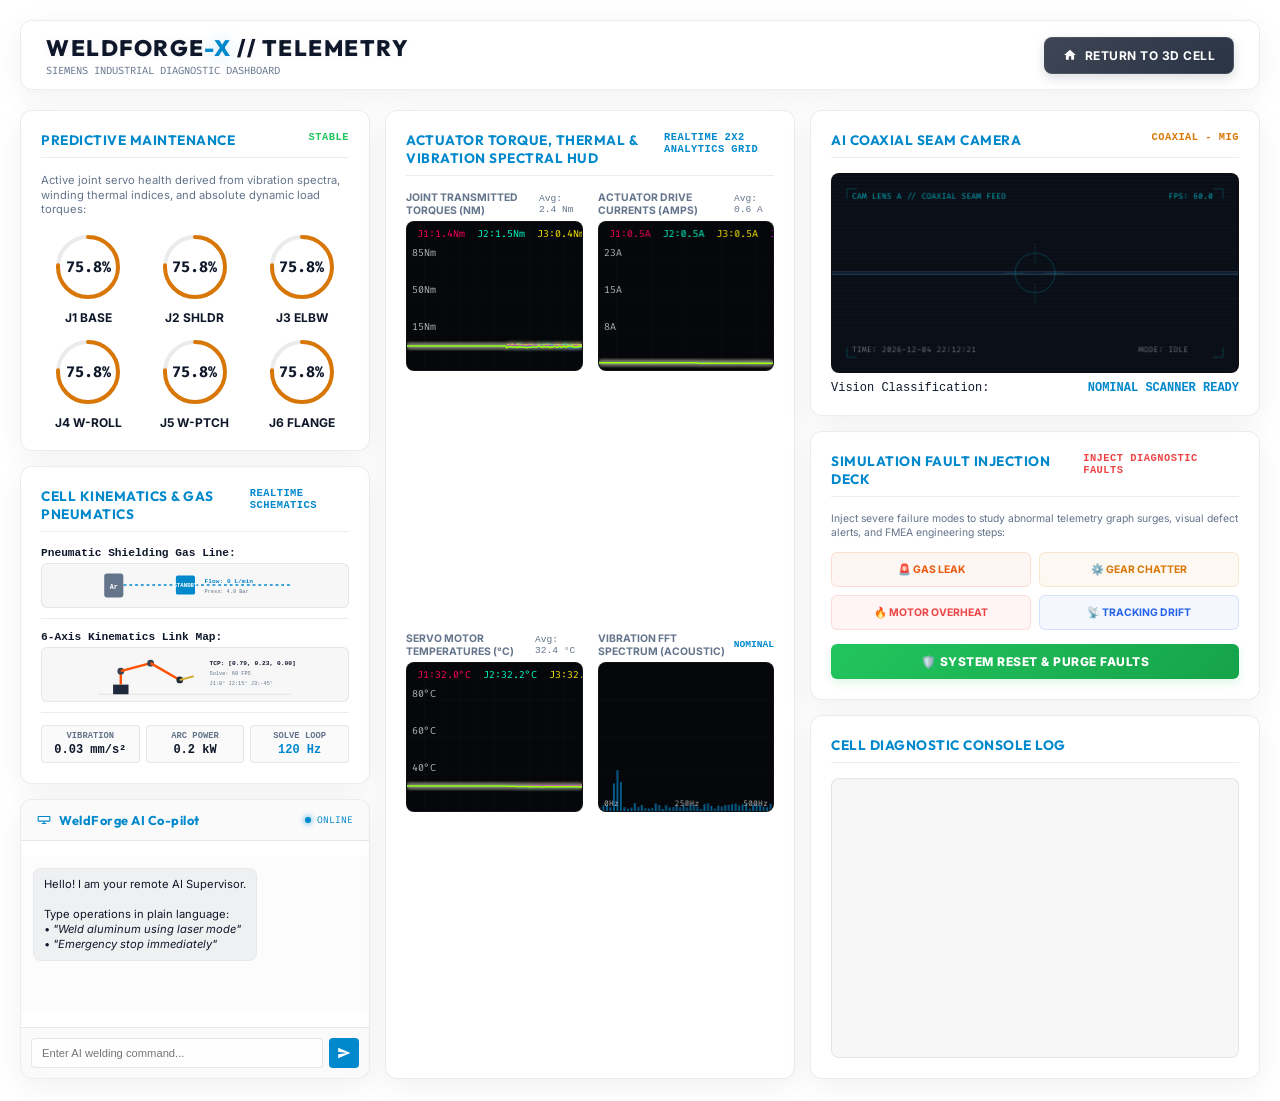
<file: dashboard.html>
<!DOCTYPE html>
<html lang="en">
<head>
  <meta charset="UTF-8">
  <meta name="viewport" content="width=device-width, initial-scale=1.0">
  <title>WELDFORGE-X // Industrial Telemetry Dashboard</title>
  <link rel="stylesheet" href="style.css">
  <style>
    body {
      overflow-y: auto; /* Allow dashboard scrolling if needed */
    }
  </style>
</head>
<body class="dashboard-body">

  <div class="dashboard-container">
    
    <!-- Dashboard Header HUD -->
    <header class="glass-panel dashboard-header">
      <div class="hud-title">
        <h1>WELDFORGE<span>-X</span> // TELEMETRY</h1>
        <p>Siemens Industrial Diagnostic Dashboard</p>
      </div>
      
      <div class="hud-actions">
        <button class="btn-premium" onclick="window.location.href='index.html'">
          <svg viewBox="0 0 24 24"><path d="M10 20v-6h4v6h5v-8h3L12 3 2 12h3v8z"/></svg>
          Return to 3D Cell
        </button>
      </div>
    </header>
    
    <!-- Core Analytics Grid -->
    <div class="dashboard-grid">
      
      <!-- Left Column: Predictive Maintenance & 6 Joint RUL Gauges -->
      <div class="dashboard-column">
        <div class="glass-panel dashboard-card">
          <div class="card-title">
            <span>Predictive Maintenance</span>
            <span style="color: var(--safe-green); font-size: 0.65rem; font-family: monospace;">STABLE</span>
          </div>
          <div class="card-body">
            <p style="font-size: 0.7rem; color: var(--text-muted); margin-bottom: 15px; line-height: 1.3;">
              Active joint servo health derived from vibration spectra, winding thermal indices, and absolute dynamic load torques:
            </p>
            <div class="gauges-grid">
              <!-- J1 Gauge -->
              <div class="gauge-item">
                <div class="gauge-svg-container">
                  <svg width="70" height="70" viewBox="0 0 70 70">
                    <circle class="gauge-bg-ring" cx="35" cy="35" r="30"></circle>
                    <circle class="gauge-value-ring" id="rul-ring-j1" cx="35" cy="35" r="30" stroke="var(--safe-green)"></circle>
                  </svg>
                  <div class="gauge-value-text" id="rul-val-j1">98%</div>
                </div>
                <span class="gauge-label">J1 Base</span>
              </div>
              
              <!-- J2 Gauge -->
              <div class="gauge-item">
                <div class="gauge-svg-container">
                  <svg width="70" height="70" viewBox="0 0 70 70">
                    <circle class="gauge-bg-ring" cx="35" cy="35" r="30"></circle>
                    <circle class="gauge-value-ring" id="rul-ring-j2" cx="35" cy="35" r="30" stroke="var(--safe-green)"></circle>
                  </svg>
                  <div class="gauge-value-text" id="rul-val-j2">95%</div>
                </div>
                <span class="gauge-label">J2 Shldr</span>
              </div>
              
              <!-- J3 Gauge -->
              <div class="gauge-item">
                <div class="gauge-svg-container">
                  <svg width="70" height="70" viewBox="0 0 70 70">
                    <circle class="gauge-bg-ring" cx="35" cy="35" r="30"></circle>
                    <circle class="gauge-value-ring" id="rul-ring-j3" cx="35" cy="35" r="30" stroke="var(--safe-green)"></circle>
                  </svg>
                  <div class="gauge-value-text" id="rul-val-j3">97%</div>
                </div>
                <span class="gauge-label">J3 Elbw</span>
              </div>
              
              <!-- J4 Gauge -->
              <div class="gauge-item">
                <div class="gauge-svg-container">
                  <svg width="70" height="70" viewBox="0 0 70 70">
                    <circle class="gauge-bg-ring" cx="35" cy="35" r="30"></circle>
                    <circle class="gauge-value-ring" id="rul-ring-j4" cx="35" cy="35" r="30" stroke="var(--safe-green)"></circle>
                  </svg>
                  <div class="gauge-value-text" id="rul-val-j4">99%</div>
                </div>
                <span class="gauge-label">J4 W-Roll</span>
              </div>
              
              <!-- J5 Gauge -->
              <div class="gauge-item">
                <div class="gauge-svg-container">
                  <svg width="70" height="70" viewBox="0 0 70 70">
                    <circle class="gauge-bg-ring" cx="35" cy="35" r="30"></circle>
                    <circle class="gauge-value-ring" id="rul-ring-j5" cx="35" cy="35" r="30" stroke="var(--safe-green)"></circle>
                  </svg>
                  <div class="gauge-value-text" id="rul-val-j5">96%</div>
                </div>
                <span class="gauge-label">J5 W-Ptch</span>
              </div>
              
              <!-- J6 Gauge -->
              <div class="gauge-item">
                <div class="gauge-svg-container">
                  <svg width="70" height="70" viewBox="0 0 70 70">
                    <circle class="gauge-bg-ring" cx="35" cy="35" r="30"></circle>
                    <circle class="gauge-value-ring" id="rul-ring-j6" cx="35" cy="35" r="30" stroke="var(--safe-green)"></circle>
                  </svg>
                  <div class="gauge-value-text" id="rul-val-j6">94%</div>
                </div>
                <span class="gauge-label">J6 Flange</span>
              </div>
            </div>
          </div>
        </div>
        
        <!-- Interactive Industrial Schematics -->
        <div class="glass-panel dashboard-card">
          <div class="card-title">
            <span>Cell Kinematics & Gas Pneumatics</span>
            <span style="color: var(--cyan-glow); font-size: 0.65rem; font-family: monospace;">REALTIME SCHEMATICS</span>
          </div>
          <div class="card-body" style="gap: 12px; font-family: monospace; font-size: 0.7rem;">
            
            <!-- Gas Flow SVG Schematic -->
            <div style="display:flex; flex-direction:column; gap:4px; border-bottom: 1px solid var(--glass-border); padding-bottom:10px;">
              <span style="font-weight:bold; color:var(--text-main);">Pneumatic Shielding Gas Line:</span>
              <div style="display:flex; align-items:center; gap: 10px;">
                <svg id="schematic-gas-svg" viewBox="0 0 200 45" style="width:100%; height:45px; background:rgba(0,0,0,0.03); border-radius:6px; border: 1px solid var(--glass-border);">
                  <!-- Gas Supply tank -->
                  <rect x="5" y="10" width="20" height="25" rx="3" fill="#64748b"></rect>
                  <text x="15" y="26" font-size="7" fill="#fff" font-weight="bold" text-anchor="middle">Ar</text>
                  <!-- Gas line flow path -->
                  <path id="gas-flow-line" d="M25 22 L80 22 M100 22 L200 22" stroke="var(--safe-green)" stroke-dasharray="3" stroke-width="1.5" fill="none"></path>
                  <!-- Valve Regulator block -->
                  <rect x="80" y="12" width="20" height="20" rx="2" fill="var(--safe-green)" id="gas-valve-box"></rect>
                  <text x="90" y="24" font-size="6" fill="#fff" font-weight="bold" text-anchor="middle" id="gas-valve-text">OPEN</text>
                  <!-- Active flow rate -->
                  <text x="110" y="20" font-size="6.5" fill="var(--text-main)" font-weight="bold" id="gas-flow-text">Flow: 15 L/min</text>
                  <text x="110" y="30" font-size="5.5" fill="var(--text-muted)" id="gas-pressure-text">Press: 4.8 Bar</text>
                </svg>
              </div>
            </div>
            
            <!-- Kinematics Joint Map SVG -->
            <div style="display:flex; flex-direction:column; gap:4px; border-bottom: 1px solid var(--glass-border); padding-bottom:10px;">
              <span style="font-weight:bold; color:var(--text-main);">6-Axis Kinematics Link Map:</span>
              <div style="display:flex; align-items:center; gap: 10px;">
                <svg id="schematic-kin-svg" viewBox="0 0 200 55" style="width:100%; height:55px; background:rgba(0,0,0,0.03); border-radius:6px; border: 1px solid var(--glass-border);">
                  <!-- Grid backdrop -->
                  <line x1="0" y1="48" x2="200" y2="48" stroke="rgba(15,23,42,0.1)"></line>
                  <!-- Base anchor column -->
                  <rect x="15" y="38" width="16" height="10" fill="#1e293b"></rect>
                  <!-- Joints & Links representation -->
                  <line x1="23" y1="38" x2="23" y2="24" stroke="#ff5000" stroke-width="2.5" id="kin-link-1"></line>
                  <circle cx="23" cy="24" r="3.5" fill="#3a4250" id="kin-joint-2"></circle>
                  <line x1="23" y1="24" x2="55" y2="18" stroke="#ff5000" stroke-width="2.5" id="kin-link-2"></line>
                  <circle cx="55" cy="18" r="3.5" fill="#3a4250" id="kin-joint-3"></circle>
                  <line x1="55" y1="18" x2="90" y2="28" stroke="#ff5000" stroke-width="2.5" id="kin-link-3"></line>
                  <circle cx="90" cy="28" r="3.5" fill="#1e293b" id="kin-joint-5"></circle>
                  <line x1="90" y1="28" x2="102" y2="36" stroke="#d4af37" stroke-width="2" id="kin-link-4"></line>
                  
                  <!-- Numeric coordinates overlay -->
                  <text x="115" y="18" font-size="6.5" fill="var(--text-main)" font-weight="bold" id="kin-tcp-coords">TCP: [0.18, 0.52, 0.00]</text>
                  <text x="115" y="28" font-size="5.5" fill="var(--text-muted)" id="kin-fps">Solve: 60 FPS</text>
                  <text x="115" y="38" font-size="5.5" fill="var(--text-muted)" id="kin-joint-lbls">J1: 0° J2: 15° J3: -45°</text>
                </svg>
              </div>
            </div>
            
            <!-- Quick metrics strip -->
            <div style="display:grid; grid-template-columns: repeat(3, 1fr); gap: 6px; text-align:center;">
              <div style="background:rgba(0,0,0,0.02); padding:5px; border-radius:4px; border:1px solid var(--glass-border);">
                <div style="color:var(--text-muted); font-size:0.55rem; text-transform:uppercase; font-weight:600; margin-bottom:2px;">Vibration</div>
                <div id="vibe-sensor-val" style="font-weight:bold; color:var(--text-main); font-size:0.75rem;">0.05 mm/s²</div>
              </div>
              <div style="background:rgba(0,0,0,0.02); padding:5px; border-radius:4px; border:1px solid var(--glass-border);">
                <div style="color:var(--text-muted); font-size:0.55rem; text-transform:uppercase; font-weight:600; margin-bottom:2px;">Arc Power</div>
                <div id="power-val" style="font-weight:bold; color:var(--text-main); font-size:0.75rem;">22.4 kW</div>
              </div>
              <div style="background:rgba(0,0,0,0.02); padding:5px; border-radius:4px; border:1px solid var(--glass-border);">
                <div style="color:var(--text-muted); font-size:0.55rem; text-transform:uppercase; font-weight:600; margin-bottom:2px;">Solve Loop</div>
                <div style="font-weight:bold; color:var(--cyan-glow); font-size:0.75rem;">120 Hz</div>
              </div>
            </div>
          </div>
        </div>

        <!-- Embedded AI Co-pilot Card -->
        <div class="glass-panel dashboard-card" style="flex: 1.5; min-height: 280px; display: flex; flex-direction: column; overflow: hidden; padding: 0;">
          <div class="chat-header" style="padding: 12px 16px; border-bottom: 1px solid var(--glass-border); display: flex; justify-content: space-between; align-items: center; background: rgba(0, 0, 0, 0.02); flex-shrink: 0;">
            <h3 style="margin: 0; font-family: 'Outfit', sans-serif; font-size: 0.8rem; font-weight: 700; display: flex; align-items: center; gap: 8px; color: var(--cyan-glow);">
              <svg viewBox="0 0 24 24" style="width: 14px; height: 14px; fill: var(--cyan-glow);"><path d="M21 15c1.1 0 2-.9 2-2V7c0-1.1-.9-2-2-2H3c-1.1 0-2 .9-2 2v6c0 1.1.9 2 2 2h8v2H9c-.55 0-1 .45-1 1s.45 1 1 1h6c.55 0 1-.45 1-1s-.45-1-1-1h-2v-2h8zm-18-2V7h18v6H3z"/></svg>
              WeldForge AI Co-pilot
            </h3>
            <div style="display: flex; align-items: center; gap: 6px; font-size: 0.6rem; font-family: 'Fira Code', monospace; color: var(--cyan-glow);">
              <div style="width: 6px; height: 6px; border-radius: 50%; background-color: var(--cyan-glow); box-shadow: 0 0 6px var(--cyan-glow); animation: pulse-glow 1.5s infinite;"></div>
              ONLINE
            </div>
          </div>
          
          <div class="chat-history" id="chat-history-log" style="flex: 1; padding: 12px; overflow-y: auto; display: flex; flex-direction: column; gap: 8px; background: rgba(0, 0, 0, 0.01); font-size: 0.7rem;">
            <div class="chat-msg bot" style="max-width: 85%; padding: 8px 10px; border-radius: 8px; font-size: 0.7rem; line-height: 1.35; background: rgba(15, 23, 42, 0.05); border: 1px solid rgba(15, 23, 42, 0.03); align-self: flex-start; color: var(--text-main);">
              Hello! I am your remote AI Supervisor.
              <br><br>
              Type operations in plain language:
              <br>
              • <i>"Weld aluminum using laser mode"</i><br>
              • <i>"Emergency stop immediately"</i>
            </div>
          </div>
          
          <div style="padding: 10px; border-top: 1px solid var(--glass-border); display: flex; gap: 6px; background: rgba(0, 0, 0, 0.02); flex-shrink: 0;">
            <input type="text" id="chat-user-input" placeholder="Enter AI welding command..." autocomplete="off" style="flex: 1; background: rgba(255, 255, 255, 0.9); border: 1px solid rgba(15, 23, 42, 0.1); border-radius: 4px; padding: 8px 10px; color: var(--text-main); font-size: 0.7rem;">
            <button class="btn-send" id="btn-chat-send" onclick="sendChatMessage()" style="background: var(--cyan-glow); color: #fff; border: none; border-radius: 4px; width: 30px; height: 30px; display: flex; align-items: center; justify-content: center; cursor: pointer; transition: all 0.2s ease;">
              <svg viewBox="0 0 24 24" style="width: 14px; height: 14px; fill: #fff;"><path d="M2.01 21L23 12 2.01 3 2 10l15 2-15 2z"/></svg>
            </button>
          </div>
        </div>
      </div>
      
      <!-- Center Column: Multi-Axis Telemetry Canvas Plots -->
      <div class="dashboard-column">
        <div class="glass-panel dashboard-card large" style="min-height: 580px;">
          <div class="card-title">
            <span>Actuator Torque, Thermal & Vibration Spectral HUD</span>
            <span style="color: var(--cyan-glow); font-size: 0.65rem; font-family: monospace;">REALTIME 2X2 ANALYTICS GRID</span>
          </div>
          <div class="card-body" style="display: grid; grid-template-columns: 1fr 1fr; gap: 15px; overflow: visible;">
            <!-- Torques Chart -->
            <div style="display:flex; flex-direction:column;">
              <div style="display:flex; justify-content:space-between; align-items:center; margin-bottom:4px;">
                <span style="font-size:0.65rem; font-weight:bold; color:var(--text-muted); text-transform:uppercase;">Joint Transmitted Torques (Nm)</span>
                <span id="stat-torque" style="font-size:0.6rem; font-family:monospace; color:var(--text-muted);">Avg: 2.4 Nm</span>
              </div>
              <div class="graph-canvas-container">
                <canvas id="chart-torque"></canvas>
              </div>
            </div>
            
            <!-- Drive Currents Chart -->
            <div style="display:flex; flex-direction:column;">
              <div style="display:flex; justify-content:space-between; align-items:center; margin-bottom:4px;">
                <span style="font-size:0.65rem; font-weight:bold; color:var(--text-muted); text-transform:uppercase;">Actuator Drive Currents (Amps)</span>
                <span id="stat-current" style="font-size:0.6rem; font-family:monospace; color:var(--text-muted);">Avg: 0.6 A</span>
              </div>
              <div class="graph-canvas-container">
                <canvas id="chart-current"></canvas>
              </div>
            </div>

            <!-- Temperatures Chart -->
            <div style="display:flex; flex-direction:column;">
              <div style="display:flex; justify-content:space-between; align-items:center; margin-bottom:4px;">
                <span style="font-size:0.65rem; font-weight:bold; color:var(--text-muted); text-transform:uppercase;">Servo Motor Temperatures (°C)</span>
                <span id="stat-temp" style="font-size:0.6rem; font-family:monospace; color:var(--text-muted);">Avg: 32.4 °C</span>
              </div>
              <div class="graph-canvas-container">
                <canvas id="chart-temp"></canvas>
              </div>
            </div>

            <!-- Vibration FFT Spectrum Analyzer Chart -->
            <div style="display:flex; flex-direction:column;">
              <div style="display:flex; justify-content:space-between; align-items:center; margin-bottom:4px;">
                <span style="font-size:0.65rem; font-weight:bold; color:var(--text-muted); text-transform:uppercase;">Vibration FFT Spectrum (Acoustic)</span>
                <span id="stat-vibe" style="font-size:0.6rem; font-family:monospace; color:var(--safe-green); font-weight:bold;">NOMINAL</span>
              </div>
              <div class="graph-canvas-container">
                <canvas id="chart-vibe-fft"></canvas>
              </div>
            </div>
          </div>
        </div>
      </div>
      
      <!-- Right Column: AI Coaxial Seam Camera Feed & Cell Log Console -->
      <div class="dashboard-column">
        <!-- AI Coaxial Seam Camera Card -->
        <div class="glass-panel dashboard-card" style="flex: 0 0 auto;">
          <div class="card-title">
            <span>AI Coaxial Seam Camera</span>
            <span id="cam-lens-mode" style="color: var(--warn-yellow); font-size: 0.65rem; font-family: monospace;">ACTIVE: LENS A</span>
          </div>
          <div class="card-body" style="overflow: visible;">
            <canvas id="camera-feed-canvas" width="240" height="160"></canvas>
            <div style="margin-top: 8px; display: flex; justify-content: space-between; font-size: 0.75rem; font-family: monospace;">
              <span>Vision Classification:</span>
              <span id="ai-class-badge" style="color: var(--safe-green); font-weight: bold;">GOOD BEAD (98.4%)</span>
            </div>
          </div>
        </div>
        
        <!-- Industrial Fault Injection Deck -->
        <div class="glass-panel dashboard-card" style="flex: 0 0 auto;">
          <div class="card-title">
            <span>Simulation Fault Injection Deck</span>
            <span style="color: var(--emergency-red); font-size: 0.65rem; font-family: monospace;">INJECT DIAGNOSTIC FAULTS</span>
          </div>
          <div class="card-body" style="gap: 10px; overflow: visible;">
            <p style="font-size: 0.65rem; color: var(--text-muted); line-height: 1.35; margin-bottom: 2px;">
              Inject severe failure modes to study abnormal telemetry graph surges, visual defect alerts, and FMEA engineering steps:
            </p>
            <div style="display: grid; grid-template-columns: 1fr 1fr; gap: 8px;">
              <button class="btn-fault" id="btn-fault-gas" onclick="injectFault('gas_leak')" style="background: rgba(234, 88, 12, 0.05); border: 1px solid rgba(234, 88, 12, 0.15); color: var(--copper-orange); border-radius: 6px; padding: 10px; font-family:'Inter', sans-serif; font-size: 0.65rem; font-weight: 700; cursor: pointer; transition: all 0.2s ease;">
                🚨 GAS LEAK
              </button>
              <button class="btn-fault" id="btn-fault-gear" onclick="injectFault('gear_slip')" style="background: rgba(217, 119, 6, 0.05); border: 1px solid rgba(217, 119, 6, 0.15); color: var(--warn-yellow); border-radius: 6px; padding: 10px; font-family:'Inter', sans-serif; font-size: 0.65rem; font-weight: 700; cursor: pointer; transition: all 0.2s ease;">
                ⚙️ GEAR CHATTER
              </button>
              <button class="btn-fault" id="btn-fault-temp" onclick="injectFault('thermal_overload')" style="background: rgba(239, 68, 68, 0.05); border: 1px solid rgba(239, 68, 68, 0.15); color: var(--emergency-red); border-radius: 6px; padding: 10px; font-family:'Inter', sans-serif; font-size: 0.65rem; font-weight: 700; cursor: pointer; transition: all 0.2s ease;">
                🔥 MOTOR OVERHEAT
              </button>
              <button class="btn-fault" id="btn-fault-drift" onclick="injectFault('joint_drift')" style="background: rgba(37, 99, 235, 0.05); border: 1px solid rgba(37, 99, 235, 0.15); color: var(--cobalt-blue); border-radius: 6px; padding: 10px; font-family:'Inter', sans-serif; font-size: 0.65rem; font-weight: 700; cursor: pointer; transition: all 0.2s ease;">
                📡 TRACKING DRIFT
              </button>
            </div>
            
            <button class="btn-purge-active" id="btn-purge-faults" onclick="injectFault('none')" style="width: 100%; margin-top: 4px; background: linear-gradient(135deg, var(--safe-green), #16a34a); color: #fff; border: none; border-radius: 6px; padding: 10px; font-family:'Inter', sans-serif; font-size: 0.75rem; font-weight: 800; cursor: pointer; letter-spacing: 0.5px; transition: all 0.2s ease; box-shadow: 0 4px 10px rgba(34, 197, 94, 0.15);">
              🛡️ SYSTEM RESET & PURGE FAULTS
            </button>
          </div>
        </div>
        
        <!-- Console Log Card -->
        <div class="glass-panel dashboard-card" style="flex: 1 1 auto; min-height: 200px;">
          <div class="card-title">
            <span>Cell Diagnostic Console Log</span>
          </div>
          <div class="card-body" style="overflow: visible;">
            <div class="diag-console" id="dashboard-console-log" style="min-height: 150px; flex: 1;">
              <!-- Log messages will append here -->
            </div>
          </div>
        </div>
      </div>
      
    </div>
  </div>

  <!-- Custom JS Modules for Charts & UI Sync -->
  <script src="js/charts.js"></script>
</body>
</html>
</file>
<file: style.css>
/* WELDFORGE-X: Ultra-Premium Glassmorphism Style Sheet */

@import url('https://fonts.googleapis.com/css2?family=Inter:wght@300;400;600;700&family=Outfit:wght@300;400;600;800&family=Fira+Code:wght@400;600&display=swap');

:root {
  --bg-main: #ffffff;
  --bg-panel: rgba(255, 255, 255, 0.75);
  --border-glow: rgba(0, 170, 204, 0.3);
  --text-main: #0f172a;
  --text-muted: #64748b;
  --cyan-glow: #0088cc;
  --warn-yellow: #d97706;
  --emergency-red: #ef4444;
  --safe-green: #22c55e;
  --cobalt-blue: #2563eb;
  --titanium-gray: #94a3b8;
  --copper-orange: #ea580c;
  --gold-accent: #b45309;
  --glass-bg: rgba(255, 255, 255, 0.75);
  --glass-border: rgba(15, 23, 42, 0.08);
  --glass-shadow: 0 8px 32px 0 rgba(15, 23, 42, 0.06);
}

* {
  box-sizing: border-box;
  margin: 0;
  padding: 0;
}

body {
  font-family: 'Inter', sans-serif;
  background-color: var(--bg-main);
  color: var(--text-main);
  overflow: hidden;
  height: 100vh;
  width: 100vw;
}

body.dashboard-body {
  overflow-y: auto !important;
  overflow-x: hidden;
  height: auto !important;
  min-height: 100vh;
  width: 100vw;
}

/* 3D Viewport Container */
#viewport-container {
  width: 100vw;
  height: 100vh;
  position: absolute;
  top: 0;
  left: 0;
  z-index: 1;
}

/* Glassmorphism Panel Base */
.glass-panel {
  background: var(--glass-bg);
  backdrop-filter: blur(16px);
  -webkit-backdrop-filter: blur(16px);
  border: 1px solid var(--glass-border);
  border-radius: 12px;
  box-shadow: var(--glass-shadow);
  transition: all 0.3s cubic-bezier(0.4, 0, 0.2, 1);
}

.glass-panel:hover {
  border-color: rgba(0, 240, 255, 0.2);
  box-shadow: 0 8px 32px 0 rgba(0, 240, 255, 0.1);
}

/* FLOATING HEADER */
header.floating-hud {
  position: absolute;
  top: 20px;
  left: 20px;
  right: 20px;
  height: 70px;
  display: flex;
  justify-content: space-between;
  align-items: center;
  padding: 0 25px;
  z-index: 10;
  pointer-events: none;
}

header.floating-hud * {
  pointer-events: auto;
}

.hud-title {
  display: flex;
  flex-direction: column;
}

.hud-title h1 {
  font-family: 'Outfit', sans-serif;
  font-size: 1.4rem;
  font-weight: 800;
  letter-spacing: 1.5px;
  color: var(--text-main);
  text-shadow: 0 0 10px rgba(0,0,0,0.05);
}

.hud-title h1 span {
  color: var(--cyan-glow);
  text-shadow: 0 0 15px rgba(0, 136, 204, 0.25);
}

.hud-title p {
  font-family: 'Fira Code', monospace;
  font-size: 0.65rem;
  color: var(--text-muted);
  text-transform: uppercase;
  margin-top: 2px;
}

/* HUD System Indicators */
.hud-indicators {
  display: flex;
  gap: 15px;
}

.hud-status-badge {
  display: flex;
  align-items: center;
  gap: 8px;
  background: var(--bg-panel);
  padding: 8px 14px;
  border-radius: 20px;
  border: 1px solid var(--glass-border);
  font-size: 0.75rem;
  font-weight: 600;
  text-transform: uppercase;
  color: var(--text-main);
}

.status-dot {
  width: 8px;
  height: 8px;
  border-radius: 50%;
  background-color: var(--safe-green);
  box-shadow: 0 0 8px var(--safe-green);
  animation: pulse-glow 2s infinite;
}

.status-dot.welding {
  background-color: var(--warn-yellow);
  box-shadow: 0 0 8px var(--warn-yellow);
}

.status-dot.estop {
  background-color: var(--emergency-red);
  box-shadow: 0 0 10px var(--emergency-red);
}

/* Floating Navigation Action Buttons */
.hud-actions {
  display: flex;
  gap: 12px;
}

.btn-premium {
  background: linear-gradient(135deg, rgba(15, 23, 42, 0.8), rgba(30, 41, 59, 0.95));
  color: #fff;
  border: 1px solid rgba(255, 255, 255, 0.1);
  border-radius: 8px;
  padding: 10px 18px;
  font-family: 'Inter', sans-serif;
  font-size: 0.75rem;
  font-weight: 700;
  text-transform: uppercase;
  letter-spacing: 0.5px;
  cursor: pointer;
  display: flex;
  align-items: center;
  gap: 8px;
  transition: all 0.2s ease;
  box-shadow: 0 4px 12px rgba(15, 23, 42, 0.15);
}

.btn-premium:hover {
  border-color: var(--cyan-glow);
  box-shadow: 0 0 15px rgba(0, 136, 204, 0.35);
  transform: translateY(-1px);
}

.btn-premium svg {
  width: 14px;
  height: 14px;
  fill: currentColor;
}

/* COLLAPSIBLE SIDEBAR PANEL */
.sidebar-trigger {
  position: absolute;
  top: 110px;
  left: 20px;
  z-index: 10;
  width: 44px;
  height: 44px;
  border-radius: 50%;
  display: flex;
  align-items: center;
  justify-content: center;
  cursor: pointer;
}

.sidebar-trigger svg {
  width: 20px;
  height: 20px;
  fill: var(--text-main);
  transition: transform 0.3s ease;
}

.sidebar-active .sidebar-trigger svg {
  transform: rotate(180deg);
}

.sidebar-panel {
  position: absolute;
  top: 110px;
  left: 20px;
  bottom: 20px;
  width: 320px;
  z-index: 9;
  transform: translateX(-350px);
  pointer-events: auto;
  padding: 25px;
  display: flex;
  flex-direction: column;
  gap: 20px;
}

.sidebar-active .sidebar-panel {
  transform: translateX(0);
}

.sidebar-panel h2 {
  font-family: 'Outfit', sans-serif;
  font-size: 1.1rem;
  font-weight: 700;
  text-transform: uppercase;
  letter-spacing: 1px;
  color: var(--cyan-glow);
  border-bottom: 1px solid var(--glass-border);
  padding-bottom: 10px;
}

.control-group {
  display: flex;
  flex-direction: column;
  gap: 8px;
}

.control-group label {
  font-size: 0.7rem;
  font-weight: 600;
  color: var(--text-muted);
  text-transform: uppercase;
  letter-spacing: 0.5px;
}

/* Custom Segmented Card Selections */
.segmented-list {
  display: flex;
  flex-direction: column;
  gap: 8px;
}

.segment-item {
  background: rgba(0, 0, 0, 0.03);
  border: 1px solid rgba(0, 0, 0, 0.06);
  border-radius: 8px;
  padding: 12px 16px;
  cursor: pointer;
  display: flex;
  justify-content: space-between;
  align-items: center;
  transition: all 0.2s ease;
}

.segment-item:hover {
  background: rgba(0, 0, 0, 0.06);
  border-color: rgba(0, 136, 204, 0.35);
}

.segment-item.active {
  background: linear-gradient(135deg, rgba(0, 136, 204, 0.06), rgba(0, 102, 204, 0.12));
  border-color: var(--cyan-glow);
  box-shadow: inset 0 0 10px rgba(0, 136, 204, 0.05);
}

.segment-info {
  display: flex;
  flex-direction: column;
  gap: 2px;
}

.segment-name {
  font-size: 0.8rem;
  font-weight: 600;
}

.segment-desc {
  font-size: 0.65rem;
  color: var(--text-muted);
}

.segment-badge {
  font-size: 0.6rem;
  font-weight: bold;
  padding: 3px 8px;
  border-radius: 10px;
  text-transform: uppercase;
  background: rgba(0, 0, 0, 0.05);
}

/* Material Badges */
.badge-steel { color: var(--titanium-gray); border: 1px solid var(--titanium-gray); }
.badge-aluminum { color: var(--cyan-glow); border: 1px solid var(--cyan-glow); }
.badge-copper { color: var(--copper-orange); border: 1px solid var(--copper-orange); }
.badge-titanium { color: var(--gold-accent); border: 1px solid var(--gold-accent); }

/* FLOATING AI CHAT WIDGET */
.ai-chat-widget {
  position: absolute;
  bottom: 20px;
  right: 20px;
  width: 360px;
  height: 480px;
  z-index: 10;
  display: flex;
  flex-direction: column;
  overflow: hidden;
}

.chat-header {
  padding: 16px 20px;
  border-bottom: 1px solid var(--glass-border);
  display: flex;
  justify-content: space-between;
  align-items: center;
  background: var(--bg-panel);
}

.chat-header h3 {
  font-family: 'Outfit', sans-serif;
  font-size: 0.9rem;
  font-weight: 700;
  letter-spacing: 0.5px;
  display: flex;
  align-items: center;
  gap: 8px;
}

.chat-header h3 svg {
  width: 14px;
  height: 14px;
  fill: var(--cyan-glow);
}

.chat-status {
  display: flex;
  align-items: center;
  gap: 6px;
  font-size: 0.65rem;
  font-family: 'Fira Code', monospace;
  color: var(--cyan-glow);
}

.chat-history {
  flex: 1;
  padding: 16px;
  overflow-y: auto;
  display: flex;
  flex-direction: column;
  gap: 12px;
  background: rgba(0, 0, 0, 0.02);
}

/* Scrollbar Customization */
.chat-history::-webkit-scrollbar {
  width: 5px;
}
.chat-history::-webkit-scrollbar-track {
  background: transparent;
}
.chat-history::-webkit-scrollbar-thumb {
  background: rgba(0, 0, 0, 0.1);
  border-radius: 4px;
}
.chat-history::-webkit-scrollbar-thumb:hover {
  background: var(--cyan-glow);
}

.chat-msg {
  max-width: 85%;
  padding: 10px 14px;
  border-radius: 12px;
  font-size: 0.75rem;
  line-height: 1.4;
  word-wrap: break-word;
}

.chat-msg.bot {
  background: rgba(15, 23, 42, 0.05);
  border: 1px solid rgba(15, 23, 42, 0.03);
  align-self: flex-start;
  border-top-left-radius: 2px;
  color: var(--text-main);
}

.chat-msg.user {
  background: linear-gradient(135deg, rgba(0, 240, 255, 0.15), rgba(0, 102, 204, 0.25));
  border: 1px solid rgba(0, 240, 255, 0.25);
  align-self: flex-end;
  border-top-right-radius: 2px;
  color: var(--text-main);
  font-weight: 600;
}

.chat-msg.system {
  background: rgba(255, 23, 68, 0.08);
  border: 1px solid rgba(255, 23, 68, 0.15);
  color: #e11d48;
  max-width: 95%;
  align-self: center;
  font-family: 'Fira Code', monospace;
  font-size: 0.65rem;
  border-radius: 4px;
  text-align: center;
}

/* Chat Input Bar */
.chat-input-bar {
  padding: 12px;
  border-top: 1px solid var(--glass-border);
  display: flex;
  gap: 8px;
  background: var(--bg-panel);
}

.chat-input-bar input {
  flex: 1;
  background: rgba(255, 255, 255, 0.9);
  border: 1px solid rgba(15, 23, 42, 0.1);
  border-radius: 6px;
  padding: 10px 14px;
  color: var(--text-main);
  font-family: 'Inter', sans-serif;
  font-size: 0.75rem;
  transition: all 0.2s ease;
}

.chat-input-bar input:focus {
  outline: none;
  border-color: var(--cyan-glow);
  box-shadow: 0 0 10px rgba(0, 240, 255, 0.15);
}

.btn-send {
  background: var(--cyan-glow);
  color: #000;
  border: none;
  border-radius: 6px;
  width: 36px;
  height: 36px;
  display: flex;
  align-items: center;
  justify-content: center;
  cursor: pointer;
  transition: all 0.2s ease;
}

.btn-send:hover {
  background: #00d2ff;
  box-shadow: 0 0 12px var(--cyan-glow);
  transform: scale(1.05);
}

.btn-send svg {
  width: 16px;
  height: 16px;
  fill: #000;
}

/* HTML5 TELEMETRY DASHBOARD PAGE VIEW */
.dashboard-container {
  max-width: 1600px;
  margin: 0 auto;
  padding: 20px;
  display: flex;
  flex-direction: column;
  gap: 20px;
  min-height: 100vh;
}

.dashboard-header {
  display: flex;
  justify-content: space-between;
  align-items: center;
  padding: 15px 25px;
  height: 70px;
  flex-shrink: 0;
}

/* Dashboard Panel Grids */
.dashboard-grid {
  flex: 1;
  display: grid;
  grid-template-columns: 350px 1fr 450px;
  gap: 15px;
  min-height: calc(100vh - 120px);
}

@media (max-width: 1200px) {
  .dashboard-grid {
    grid-template-columns: 1fr;
    height: auto;
    min-height: auto;
  }
  .dashboard-container {
    height: auto;
    overflow-y: visible;
  }
  body {
    overflow-y: auto !important;
  }
}

.dashboard-column {
  display: flex;
  flex-direction: column;
  gap: 15px;
  height: auto;
  min-height: 100%;
}

.dashboard-card {
  flex: 0 0 auto;
  padding: 20px;
  display: flex;
  flex-direction: column;
  gap: 15px;
  overflow: visible;
}

.dashboard-card.large {
  flex: 2;
}

.card-title {
  font-family: 'Outfit', sans-serif;
  font-size: 0.85rem;
  font-weight: 700;
  text-transform: uppercase;
  color: var(--cyan-glow);
  letter-spacing: 0.5px;
  border-bottom: 1px solid var(--glass-border);
  padding-bottom: 8px;
  display: flex;
  justify-content: space-between;
}

.card-body {
  flex: 1;
  display: flex;
  flex-direction: column;
  overflow: hidden;
}

/* SVG Circular Gauges Grid */
.gauges-grid {
  display: grid;
  grid-template-columns: repeat(3, 1fr);
  gap: 12px;
  flex: 1;
  align-items: center;
}

.gauge-item {
  display: flex;
  flex-direction: column;
  align-items: center;
  gap: 8px;
}

.gauge-svg-container {
  width: 70px;
  height: 70px;
  position: relative;
}

.gauge-svg-container svg {
  transform: rotate(-90deg);
}

.gauge-bg-ring {
  fill: none;
  stroke: rgba(0, 0, 0, 0.08);
  stroke-width: 4px;
}

.gauge-value-ring {
  fill: none;
  stroke-width: 4px;
  stroke-linecap: round;
  stroke-dasharray: 188.4;
  stroke-dashoffset: 188.4;
  transition: stroke-dashoffset 0.8s ease, stroke 0.5s ease;
}

.gauge-value-text {
  position: absolute;
  top: 50%;
  left: 50%;
  transform: translate(-50%, -50%);
  font-family: 'Fira Code', monospace;
  font-size: 0.95rem;
  font-weight: 800;
  color: var(--text-main);
}

.gauge-label {
  font-size: 0.75rem;
  font-weight: 700;
  text-transform: uppercase;
  color: var(--text-main);
}

/* Real-Time Canvas Graphs */
.graph-canvas-container {
  position: relative;
  width: 100%;
  height: 150px;
  background: rgba(5, 7, 10, 0.95);
  border-radius: 8px;
  border: 1px solid rgba(15, 23, 42, 0.08);
  overflow: hidden;
}

.graph-canvas-container canvas {
  display: block;
  width: 100%;
  height: 100%;
}

/* COAXIAL CAMERA WIDGET */
#camera-feed-canvas {
  width: 100%;
  height: 200px;
  background: #000;
  border-radius: 8px;
  border: 1px solid rgba(255,255,255,0.05);
}

/* Console logs inside dashboard */
.diag-console {
  background: rgba(0, 0, 0, 0.03);
  border: 1px solid rgba(0, 0, 0, 0.08);
  border-radius: 8px;
  font-family: 'Fira Code', monospace;
  font-size: 0.65rem;
  color: var(--text-main);
  padding: 12px;
  flex: 1;
  overflow-y: auto;
  display: flex;
  flex-direction: column;
  gap: 6px;
}

.diag-log-line {
  display: flex;
  gap: 8px;
}

.log-time {
  color: var(--cyan-glow);
}

.log-txt.warn { color: var(--warn-yellow); }
.log-txt.danger { color: var(--emergency-red); }
.log-txt.success { color: var(--safe-green); }

/* Animation Keyframes */
@keyframes pulse-glow {
  0% { transform: scale(1); opacity: 0.8; box-shadow: 0 0 6px currentColor; }
  50% { transform: scale(1.15); opacity: 1; box-shadow: 0 0 12px currentColor; }
  100% { transform: scale(1); opacity: 0.8; box-shadow: 0 0 6px currentColor; }
}
</file>
